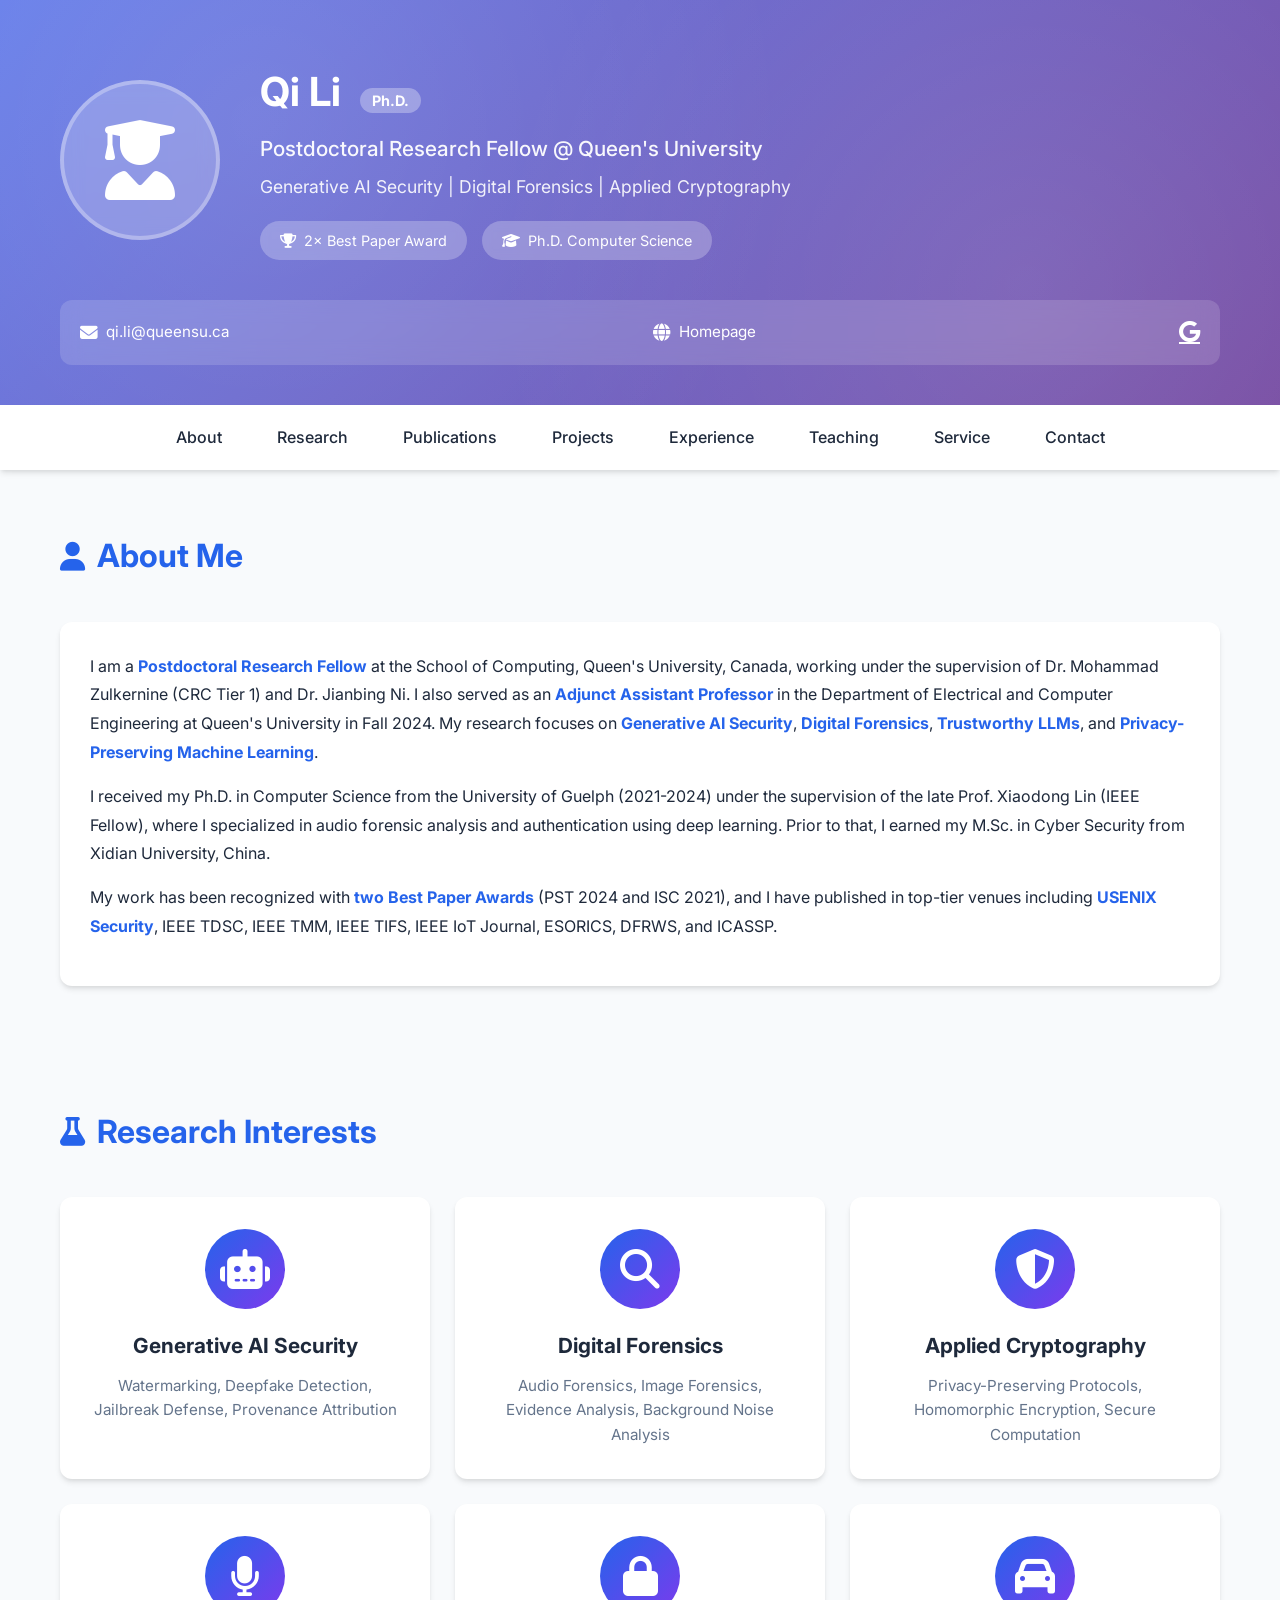
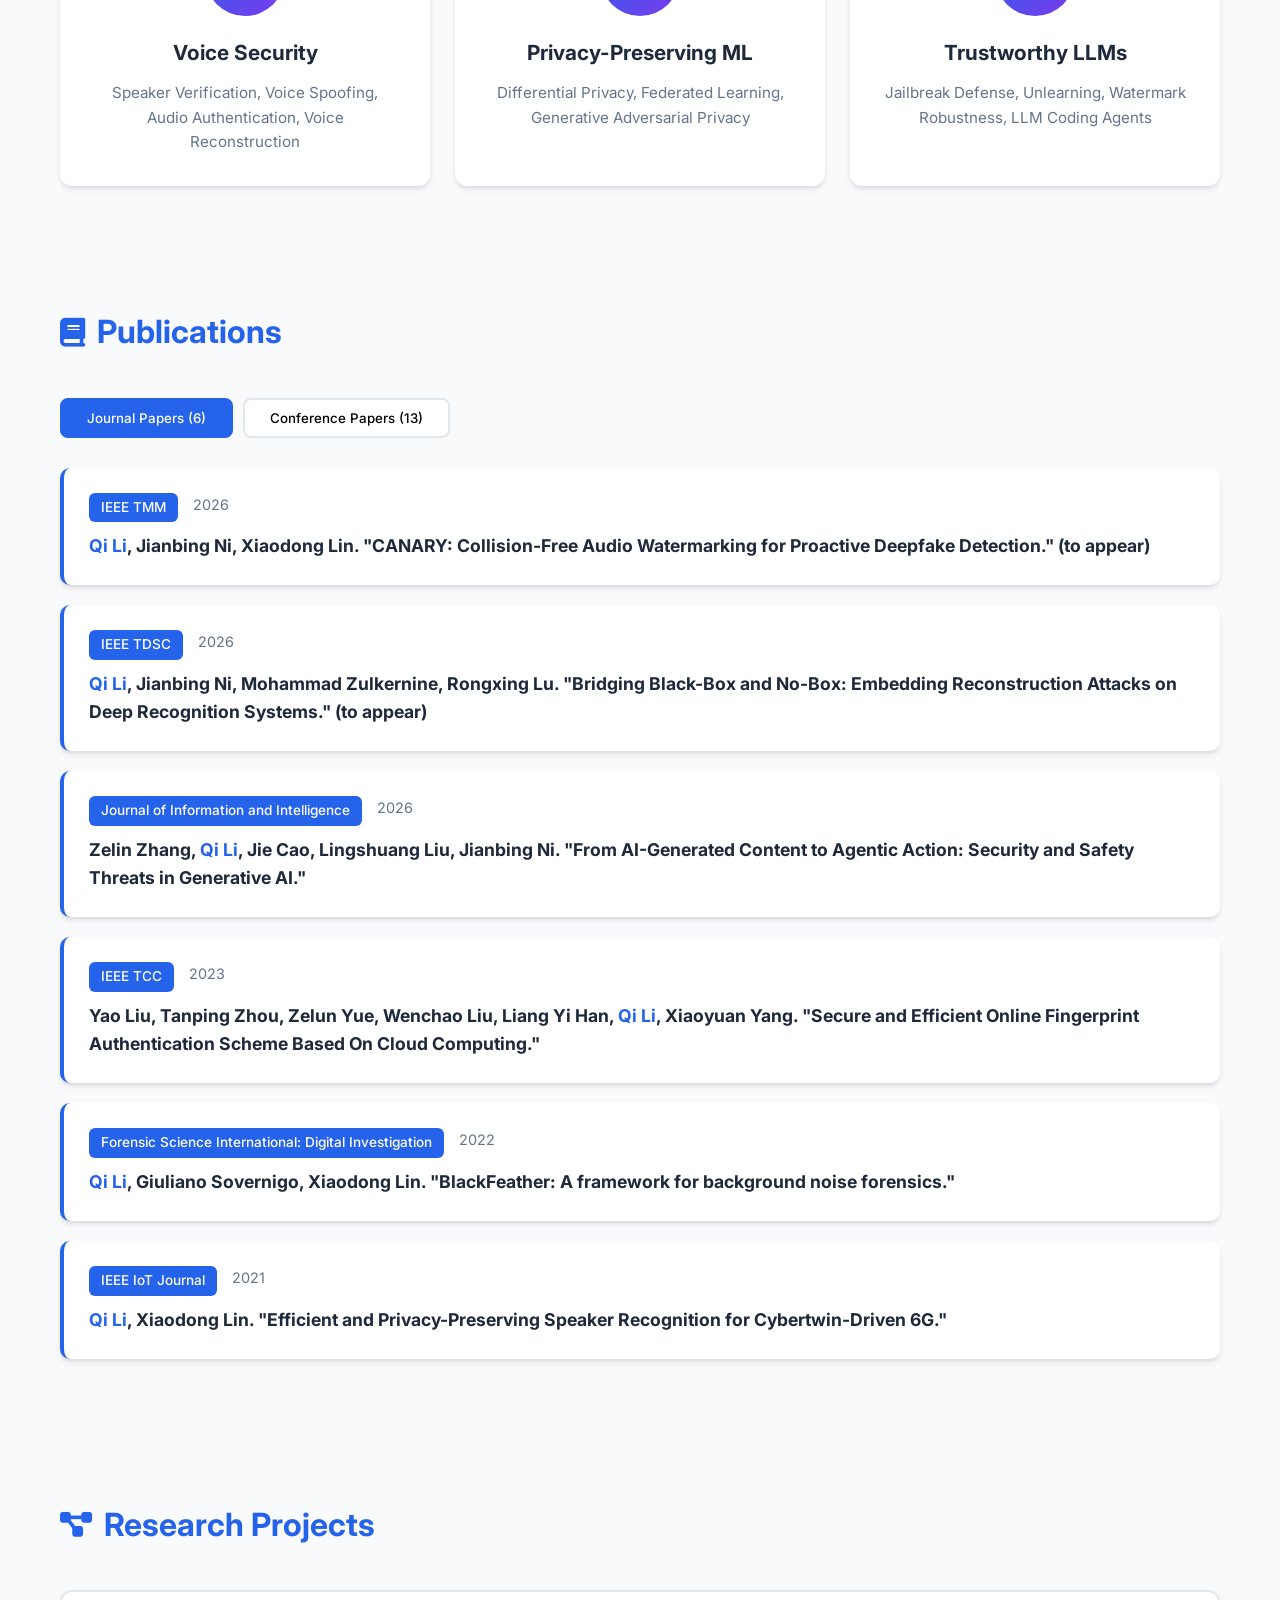
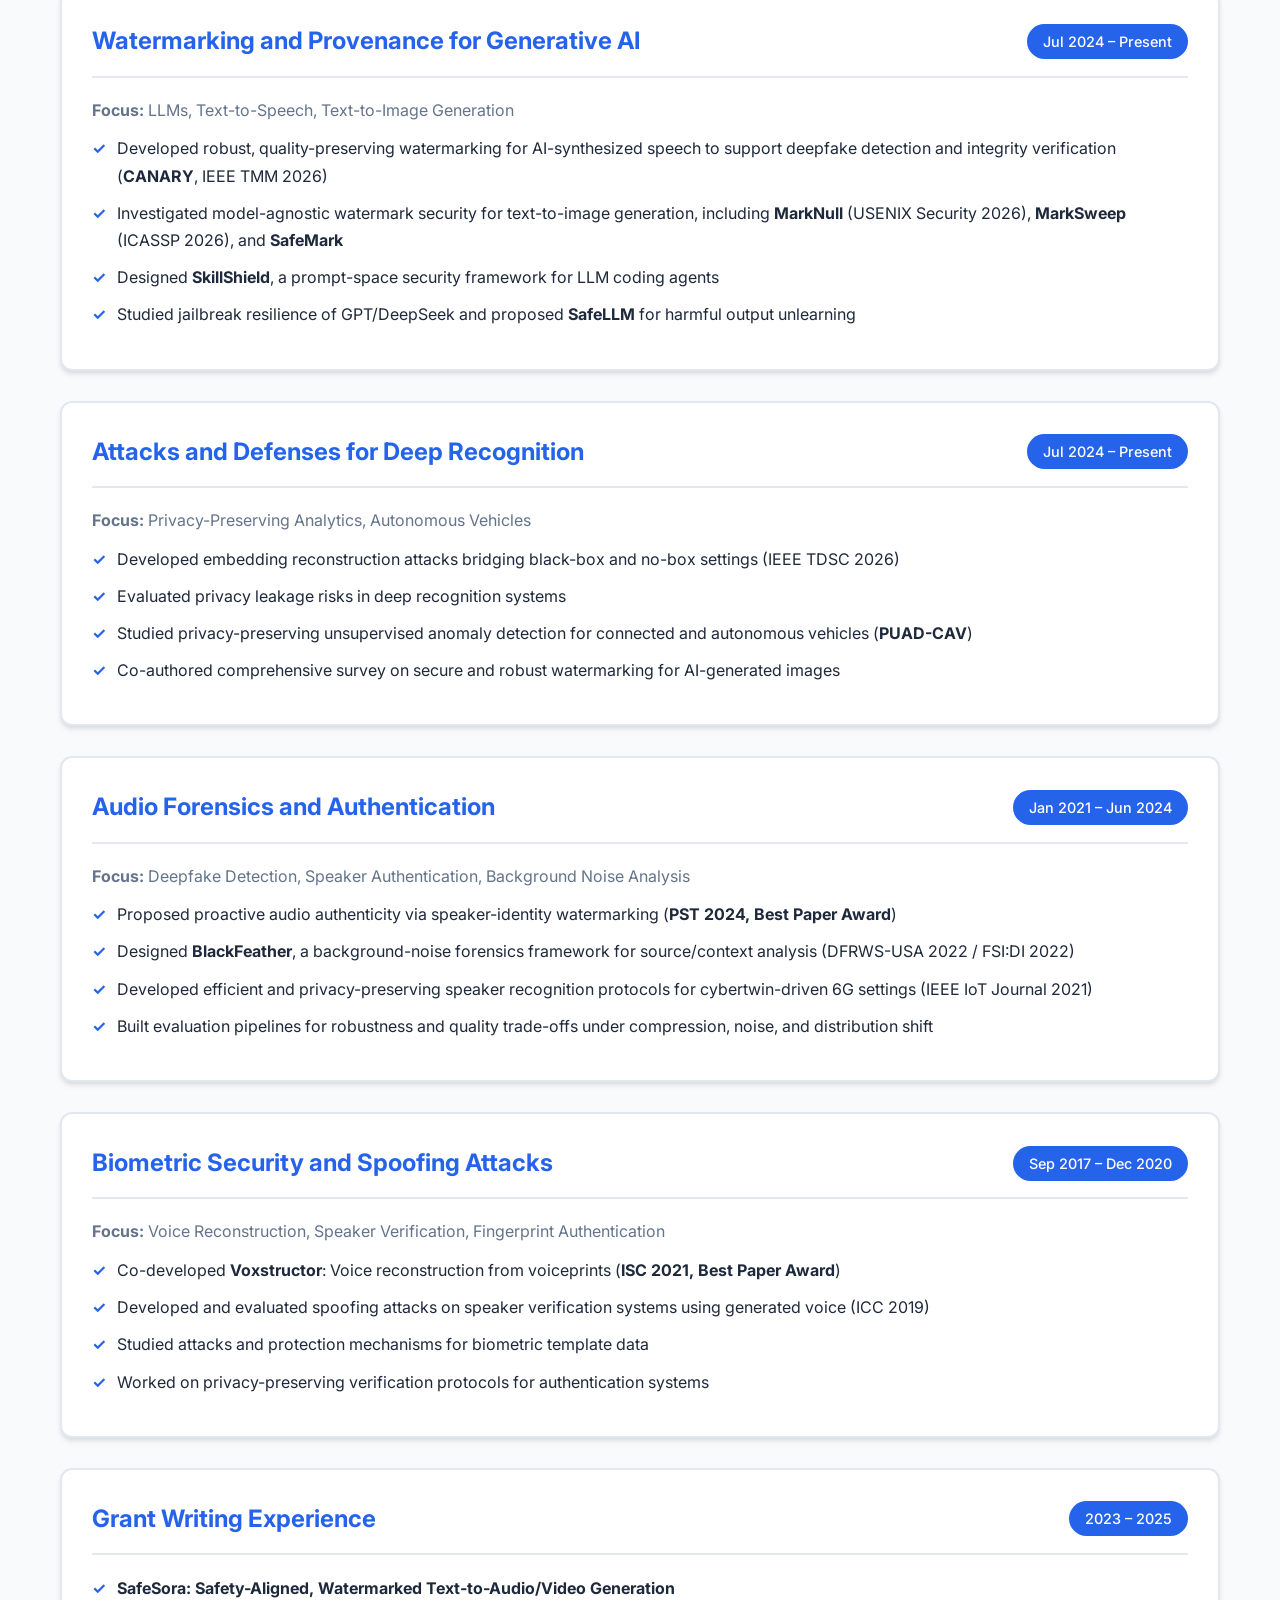
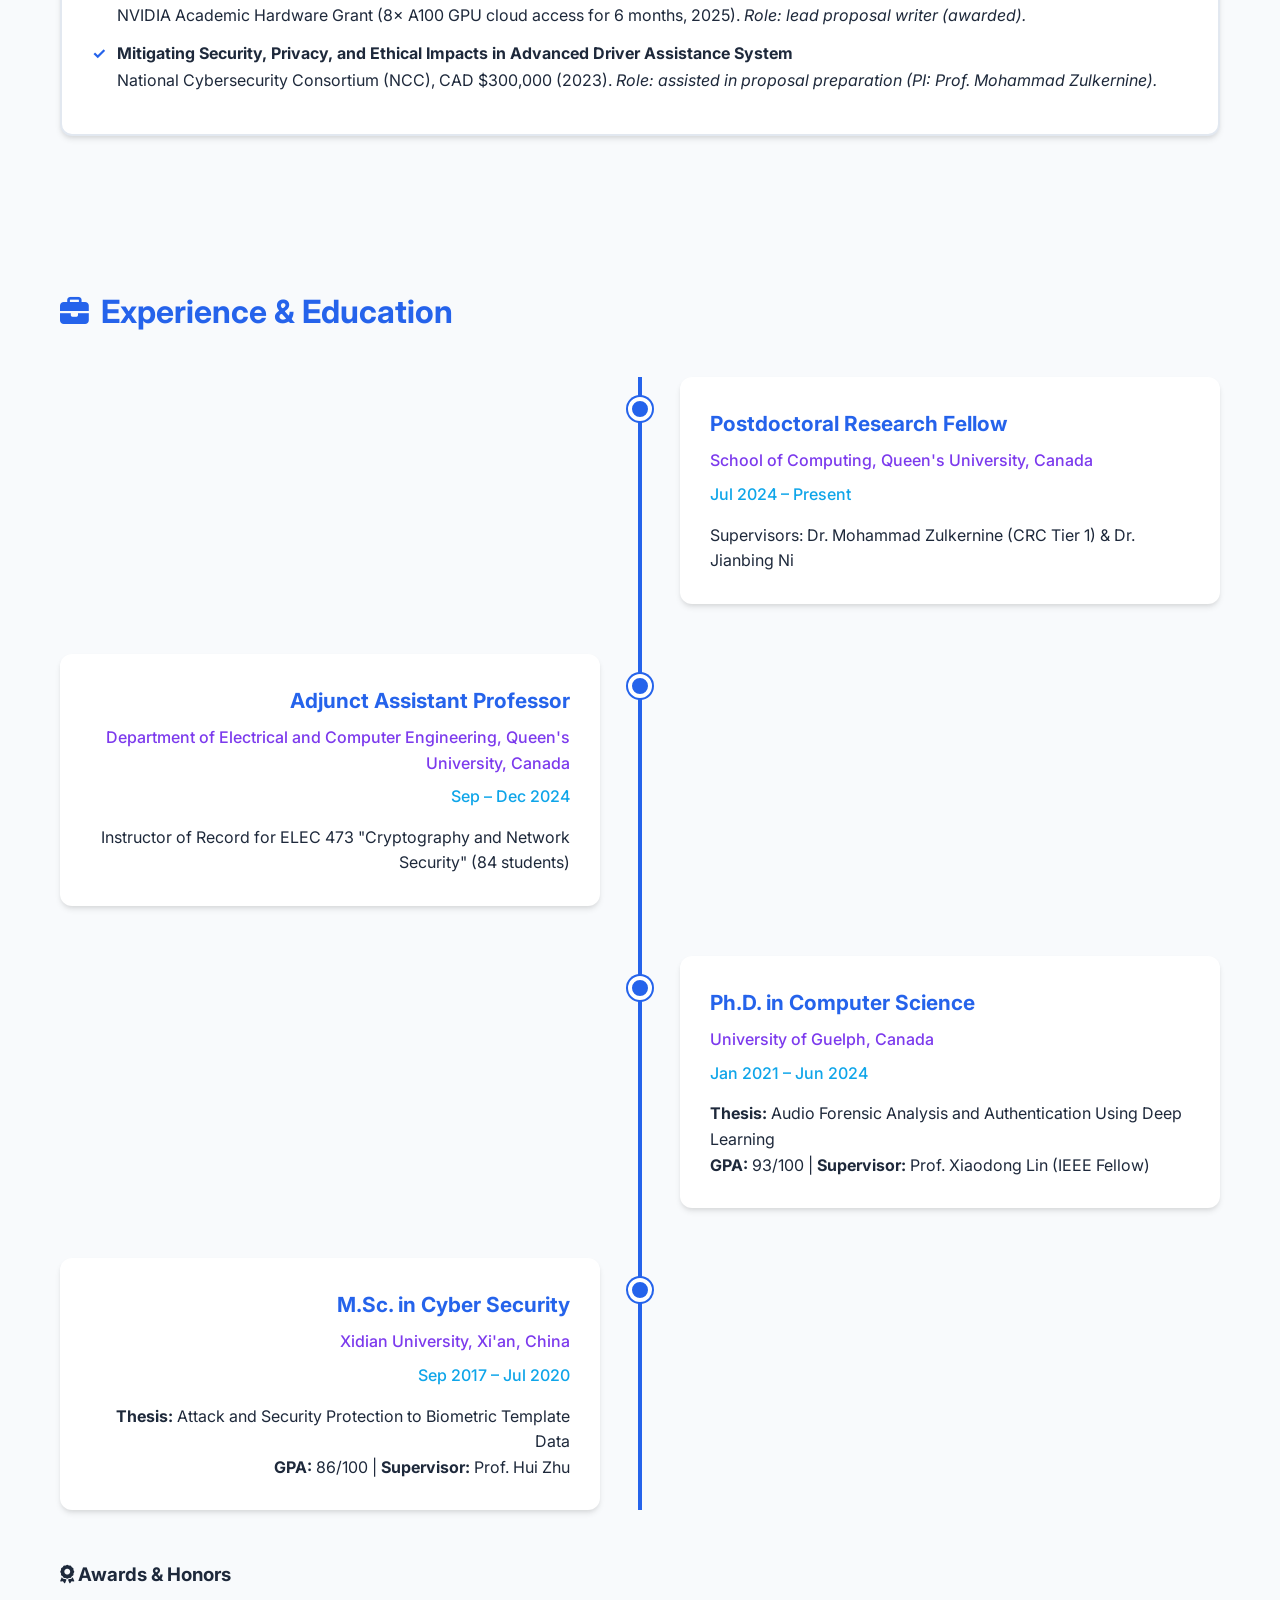
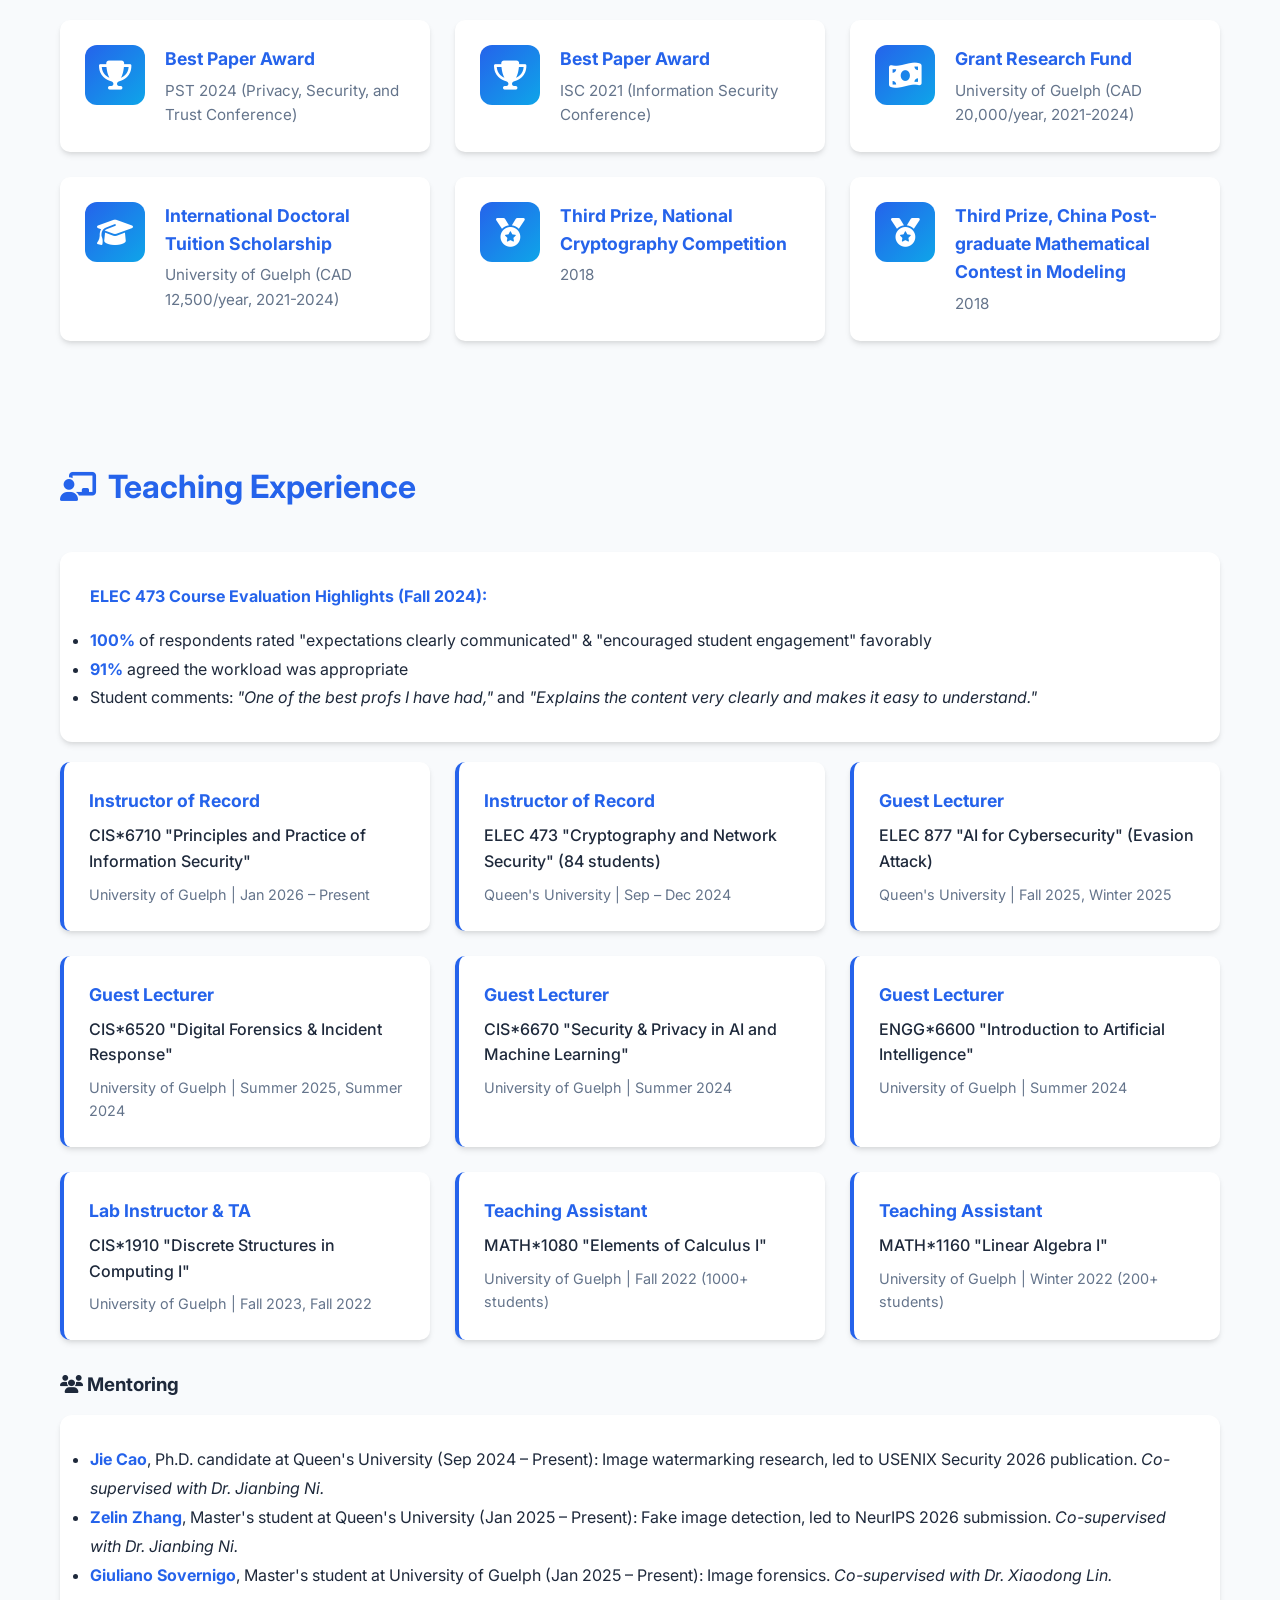
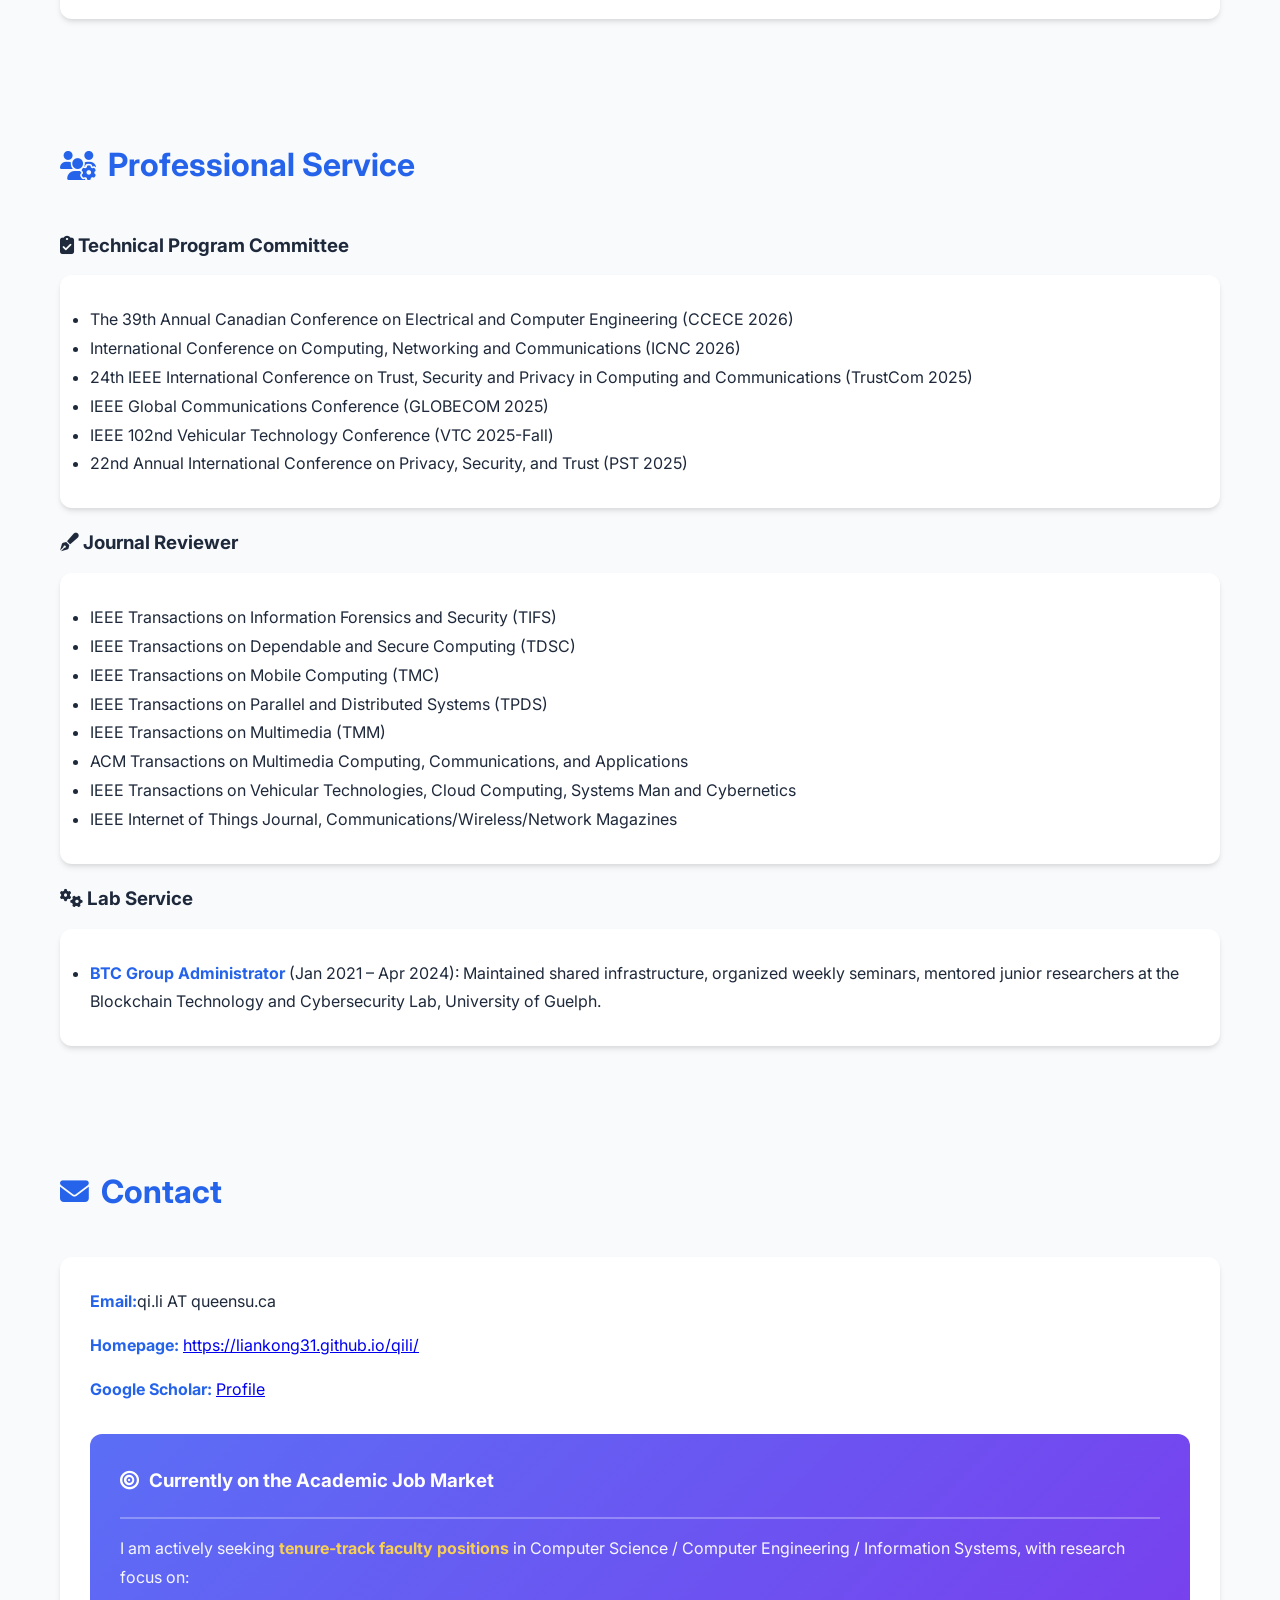
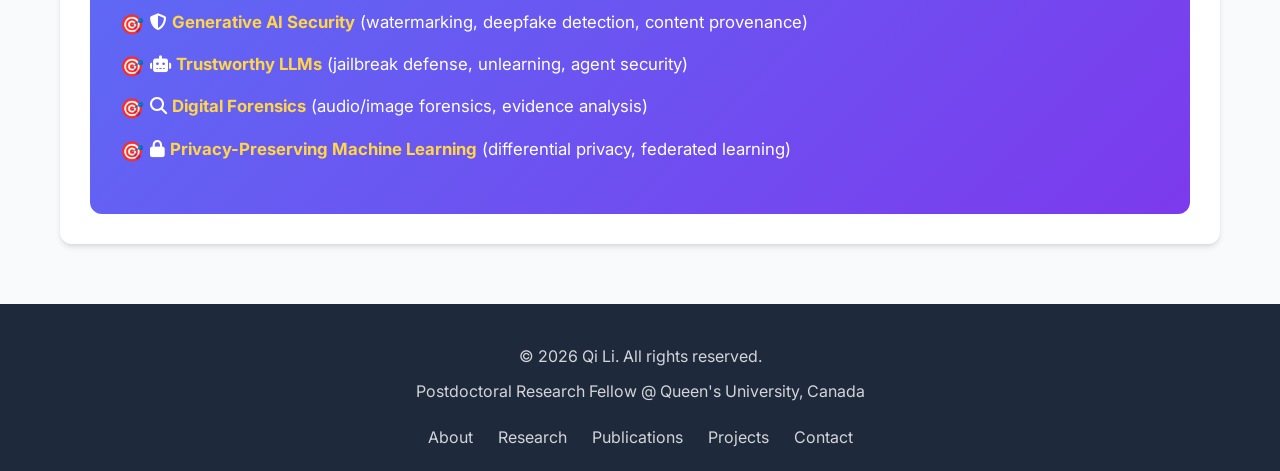
<file: index.html>
<!DOCTYPE html>
<html lang="en">
<head>
    <meta charset="UTF-8">
    <meta name="viewport" content="width=device-width, initial-scale=1.0">
    <title>Qi Li - Researcher in AI Security & Digital Forensics</title>
    <link rel="stylesheet" href="styles.css">
    <link rel="stylesheet" href="https://cdnjs.cloudflare.com/ajax/libs/font-awesome/6.4.0/css/all.min.css">
    <link href="https://fonts.googleapis.com/css2?family=Inter:wght@300;400;500;600;700&family=Roboto+Mono:wght@300;400;500&display=swap" rel="stylesheet">
</head>
<body>
    <!-- Header Section -->
    <header class="header">
        <div class="container">
            <div class="profile-header">
                <div class="profile-avatar">
                    <i class="fas fa-user-graduate"></i>
                </div>
                <div class="profile-info">
                    <h1>Qi Li <span class="title-badge">Ph.D.</span></h1>
                    <p class="subtitle">Postdoctoral Research Fellow @ Queen's University</p>
                    <p class="tagline">Generative AI Security | Digital Forensics | Applied Cryptography</p>
                    <div class="badges">
                        <span class="badge"><i class="fas fa-trophy"></i> 2× Best Paper Award</span>
                        <span class="badge"><i class="fas fa-graduation-cap"></i> Ph.D. Computer Science</span>
                    </div>
                </div>
            </div>

            <div class="contact-bar">
                <a href="mailto:qi.li@queensu.ca" class="contact-link">
                    <i class="fas fa-envelope"></i> qi.li@queensu.ca
                </a>
                <a href="https://liankong31.github.io/qili/" class="contact-link" target="_blank">
                    <i class="fas fa-globe"></i> Homepage
                </a>
                <div class="social-links">
                    <a href="https://scholar.google.ca/citations?hl=en&user=bv4ckZgAAAAJ&view_op=list_works&sortby=pubdate" class="social-icon" title="Google Scholar" target="_blank"><i class="fab fa-google"></i></a>
                </div>
            </div>
        </div>
    </header>

    <!-- Navigation -->
    <nav class="navbar">
        <div class="container">
            <ul class="nav-links">
                <li><a href="#about" class="active">About</a></li>
                <li><a href="#research">Research</a></li>
                <li><a href="#publications">Publications</a></li>
                <li><a href="#projects">Projects</a></li>
                <li><a href="#experience">Experience</a></li>
                <li><a href="#teaching">Teaching</a></li>
                <li><a href="#service">Service</a></li>
                <li><a href="#contact">Contact</a></li>
            </ul>
        </div>
    </nav>

    <!-- Main Content -->
    <main class="container">
        <!-- About Section -->
        <section id="about" class="section">
            <h2 class="section-title"><i class="fas fa-user"></i> About Me</h2>
            <div class="content-box">
                <p>
                    I am a <strong>Postdoctoral Research Fellow</strong> at the School of Computing, Queen's University, Canada,
                    working under the supervision of Dr. Mohammad Zulkernine (CRC Tier 1) and Dr. Jianbing Ni. I also served as an
                    <strong>Adjunct Assistant Professor</strong> in the Department of Electrical and Computer Engineering at Queen's
                    University in Fall 2024. My research focuses on
                    <strong>Generative AI Security</strong>, <strong>Digital Forensics</strong>, <strong>Trustworthy LLMs</strong>,
                    and <strong>Privacy-Preserving Machine Learning</strong>.
                </p>
                <p>
                    I received my Ph.D. in Computer Science from the University of Guelph (2021-2024) under the supervision of the late
                    Prof. Xiaodong Lin (IEEE Fellow), where I specialized in audio forensic analysis and authentication using deep
                    learning. Prior to that, I earned my M.Sc. in Cyber Security from Xidian University, China.
                </p>
                <p>
                    My work has been recognized with <strong>two Best Paper Awards</strong> (PST 2024 and ISC 2021), and I have published
                    in top-tier venues including <strong>USENIX Security</strong>, IEEE TDSC, IEEE TMM, IEEE TIFS, IEEE IoT Journal,
                    ESORICS, DFRWS, and ICASSP.
                </p>
            </div>
        </section>

        <!-- Research Interests Section -->
        <section id="research" class="section">
            <h2 class="section-title"><i class="fas fa-flask"></i> Research Interests</h2>
            <div class="interests-grid">
                <div class="interest-card">
                    <div class="icon"><i class="fas fa-robot"></i></div>
                    <h3>Generative AI Security</h3>
                    <p>Watermarking, Deepfake Detection, Jailbreak Defense, Provenance Attribution</p>
                </div>
                <div class="interest-card">
                    <div class="icon"><i class="fas fa-search"></i></div>
                    <h3>Digital Forensics</h3>
                    <p>Audio Forensics, Image Forensics, Evidence Analysis, Background Noise Analysis</p>
                </div>
                <div class="interest-card">
                    <div class="icon"><i class="fas fa-shield-alt"></i></div>
                    <h3>Applied Cryptography</h3>
                    <p>Privacy-Preserving Protocols, Homomorphic Encryption, Secure Computation</p>
                </div>
                <div class="interest-card">
                    <div class="icon"><i class="fas fa-microphone"></i></div>
                    <h3>Voice Security</h3>
                    <p>Speaker Verification, Voice Spoofing, Audio Authentication, Voice Reconstruction</p>
                </div>
                <div class="interest-card">
                    <div class="icon"><i class="fas fa-lock"></i></div>
                    <h3>Privacy-Preserving ML</h3>
                    <p>Differential Privacy, Federated Learning, Generative Adversarial Privacy</p>
                </div>
                <div class="interest-card">
                    <div class="icon"><i class="fas fa-car"></i></div>
                    <h3>Trustworthy LLMs</h3>
                    <p>Jailbreak Defense, Unlearning, Watermark Robustness, LLM Coding Agents</p>
                </div>
            </div>
        </section>

        <!-- Publications Section -->
        <section id="publications" class="section">
            <h2 class="section-title"><i class="fas fa-book"></i> Publications</h2>

            <div class="pubs-tabs">
                <button class="tab-btn active" data-tab="journal">Journal Papers (6)</button>
                <button class="tab-btn" data-tab="conference">Conference Papers (13)</button>
            </div>

            <!-- Journal Papers -->
            <div id="journal" class="pubs-content active">
                <div class="publication">
                    <div class="pub-meta">
                        <span class="pub-badge">IEEE TMM</span>
                        <span class="pub-year">2026</span>
                    </div>
                    <h4><strong>Qi Li</strong>, Jianbing Ni, Xiaodong Lin. "CANARY: Collision-Free Audio Watermarking for Proactive Deepfake Detection." (to appear)</h4>
                </div>
                <div class="publication">
                    <div class="pub-meta">
                        <span class="pub-badge">IEEE TDSC</span>
                        <span class="pub-year">2026</span>
                    </div>
                    <h4><strong>Qi Li</strong>, Jianbing Ni, Mohammad Zulkernine, Rongxing Lu. "Bridging Black-Box and No-Box: Embedding Reconstruction Attacks on Deep Recognition Systems." (to appear)</h4>
                </div>
                <div class="publication">
                    <div class="pub-meta">
                        <span class="pub-badge">Journal of Information and Intelligence</span>
                        <span class="pub-year">2026</span>
                    </div>
                    <h4>Zelin Zhang, <strong>Qi Li</strong>, Jie Cao, Lingshuang Liu, Jianbing Ni. "From AI-Generated Content to Agentic Action: Security and Safety Threats in Generative AI."</h4>
                </div>
                <div class="publication">
                    <div class="pub-meta">
                        <span class="pub-badge">IEEE TCC</span>
                        <span class="pub-year">2023</span>
                    </div>
                    <h4>Yao Liu, Tanping Zhou, Zelun Yue, Wenchao Liu, Liang Yi Han, <strong>Qi Li</strong>, Xiaoyuan Yang. "Secure and Efficient Online Fingerprint Authentication Scheme Based On Cloud Computing."</h4>
                </div>
                <div class="publication">
                    <div class="pub-meta">
                        <span class="pub-badge">Forensic Science International: Digital Investigation</span>
                        <span class="pub-year">2022</span>
                    </div>
                    <h4><strong>Qi Li</strong>, Giuliano Sovernigo, Xiaodong Lin. "BlackFeather: A framework for background noise forensics."</h4>
                </div>
                <div class="publication">
                    <div class="pub-meta">
                        <span class="pub-badge">IEEE IoT Journal</span>
                        <span class="pub-year">2021</span>
                    </div>
                    <h4><strong>Qi Li</strong>, Xiaodong Lin. "Efficient and Privacy-Preserving Speaker Recognition for Cybertwin-Driven 6G."</h4>
                </div>
            </div>

            <!-- Conference Papers -->
            <div id="conference" class="pubs-content">
                <div class="publication">
                    <div class="pub-meta">
                        <span class="pub-badge">USENIX Security 2026</span>
                        <span class="pub-year">2026</span>
                    </div>
                    <h4>Jie Cao, <strong>Qi Li</strong>, Zelin Zhang, Xiaodong Wu, Lingshuang Liu, Xiangman Li, Jianbing Ni. "MarkNull: Model-Agnostic Watermark Removal in AI-Generated Images via On-Manifold Latent Manipulation." (to appear)</h4>
                </div>
                <div class="publication">
                    <div class="pub-meta">
                        <span class="pub-badge">IEEE ICASSP 2026</span>
                        <span class="pub-year">2026</span>
                    </div>
                    <h4>Jie Cao, Zelin Zhang, <strong>Qi Li</strong>, Jianbing Ni. "MarkSweep: A No-box Removal Attack on AI-Generated Image Watermarking via Noise Intensification and Frequency-aware Denoising."</h4>
                </div>
                <div class="publication">
                    <div class="pub-meta">
                        <span class="pub-badge">ACISP 2026</span>
                        <span class="pub-year">2026</span>
                    </div>
                    <h4>Yutong Jin, <strong>Qi Li</strong>, Lingshuang Liu, Jianbing Ni. "MelShield: Robust Mel-Domain Audio Watermarking for Provenance Attribution of AI Generated Synthesized Speech." (to appear)</h4>
                </div>
                <div class="publication">
                    <div class="pub-meta">
                        <span class="pub-badge">ACISP 2026</span>
                        <span class="pub-year">2026</span>
                    </div>
                    <h4>Xiaodong Wu, Xiangman Li, <strong>Qi Li</strong>, Jianbing Ni. "A Comprehensive Security Analysis of Jailbreak Resilience in GPT and DeepSeek Models." (to appear)</h4>
                </div>
                <div class="publication">
                    <div class="pub-meta">
                        <span class="pub-badge">ICICS 2026</span>
                        <span class="pub-year">2026</span>
                    </div>
                    <h4>Nicholas Chivaran, <strong>Qi Li</strong>, Jianbing Ni. "DiTMark: A First Look at Model Ownership for Diffusion Transformers." (to appear)</h4>
                </div>
                <div class="publication">
                    <div class="pub-meta">
                        <span class="pub-badge">ESORICS 2025</span>
                        <span class="pub-year">2025</span>
                    </div>
                    <h4>Xiaodong Wu, Xiangman Li, <strong>Qi Li</strong>, Jianbing Ni, Rongxing Lu. "SecureT2I: No More Unauthorized Manipulation on AI Generated Images from Prompts."</h4>
                </div>
                <div class="publication">
                    <div class="pub-meta">
                        <span class="pub-badge">TrustCom 2025</span>
                        <span class="pub-year">2025</span>
                    </div>
                    <h4>Xia Han*, <strong>Qi Li*</strong>, Jianbing Ni, Mohammad Zulkernine. "Robustness Assessment and Enhancement of Text Watermarking for Google's SynthID." (*Equal Contribution)</h4>
                </div>
                <div class="publication">
                    <div class="pub-meta">
                        <span class="pub-badge">PST 2024</span>
                        <span class="pub-year">2024</span>
                        <span class="award-badge">🏆 Best Paper Award</span>
                    </div>
                    <h4><strong>Qi Li</strong>, Xiaodong Lin. "Proactive Audio Authenticity using Speaker Identity Watermarking."</h4>
                </div>
                <div class="publication">
                    <div class="pub-meta">
                        <span class="pub-badge">FPT 2023</span>
                        <span class="pub-year">2023</span>
                    </div>
                    <h4>Timothy Martin, <strong>Qi Li</strong>, Charlotte Barnes, Gary Grewal, Shawki Areibi. "A Deep-Learning Data-Driven Approach for Reducing FPGA Routing Runtimes."</h4>
                </div>
                <div class="publication">
                    <div class="pub-meta">
                        <span class="pub-badge">DFRWS-USA 2022</span>
                        <span class="pub-year">2022</span>
                    </div>
                    <h4><strong>Qi Li</strong>, Giuliano Sovernigo, Xiaodong Lin. "BlackFeather: A framework for background noise forensics."</h4>
                </div>
                <div class="publication">
                    <div class="pub-meta">
                        <span class="pub-badge">ISC 2021</span>
                        <span class="pub-year">2021</span>
                        <span class="award-badge">🏆 Best Paper Award</span>
                    </div>
                    <h4>Panpan Lu*, <strong>Qi Li*</strong>, Hui Zhu, Giuliano Sovernigo, Xiaodong Lin. "Voxstructor: Voice reconstruction from voiceprint." (*Equal Contribution)</h4>
                </div>
                <div class="publication">
                    <div class="pub-meta">
                        <span class="pub-badge">IEEE MIPR 2020</span>
                        <span class="pub-year">2020</span>
                    </div>
                    <h4>Xuesong Gao, Keqiu Li, Weiqiang Chen, Weifeng Hu, Ziling Zhang, <strong>Qi Li</strong>. "Efficient and Privacy-Preserving Speaker Verification Scheme for Home Automation Devices."</h4>
                </div>
                <div class="publication">
                    <div class="pub-meta">
                        <span class="pub-badge">IEEE ICC 2019</span>
                        <span class="pub-year">2019</span>
                    </div>
                    <h4><strong>Qi Li</strong>, Hui Zhu, Ziling Zhang, Rongxing Lu, Fengwei Wang, Hui Li. "Spoofing Attacks on Speaker Verification Systems Based on Generated Voice Using Genetic Algorithm."</h4>
                </div>
            </div>

        </section>

        <!-- Projects Section -->
        <section id="projects" class="section">
            <h2 class="section-title"><i class="fas fa-project-diagram"></i> Research Projects</h2>

            <div class="project">
                <div class="project-header">
                    <h3>Watermarking and Provenance for Generative AI</h3>
                    <span class="project-period">Jul 2024 – Present</span>
                </div>
                <div class="project-content">
                    <p><strong>Focus:</strong> LLMs, Text-to-Speech, Text-to-Image Generation</p>
                    <ul>
                        <li>Developed robust, quality-preserving watermarking for AI-synthesized speech to support deepfake detection and integrity verification (<strong>CANARY</strong>, IEEE TMM 2026)</li>
                        <li>Investigated model-agnostic watermark security for text-to-image generation, including <strong>MarkNull</strong> (USENIX Security 2026), <strong>MarkSweep</strong> (ICASSP 2026), and <strong>SafeMark</strong></li>
                        <li>Designed <strong>SkillShield</strong>, a prompt-space security framework for LLM coding agents</li>
                        <li>Studied jailbreak resilience of GPT/DeepSeek and proposed <strong>SafeLLM</strong> for harmful output unlearning</li>
                    </ul>
                </div>
            </div>

            <div class="project">
                <div class="project-header">
                    <h3>Attacks and Defenses for Deep Recognition</h3>
                    <span class="project-period">Jul 2024 – Present</span>
                </div>
                <div class="project-content">
                    <p><strong>Focus:</strong> Privacy-Preserving Analytics, Autonomous Vehicles</p>
                    <ul>
                        <li>Developed embedding reconstruction attacks bridging black-box and no-box settings (IEEE TDSC 2026)</li>
                        <li>Evaluated privacy leakage risks in deep recognition systems</li>
                        
                        <li>Studied privacy-preserving unsupervised anomaly detection for connected and autonomous vehicles (<strong>PUAD-CAV</strong>)</li>
                        <li>Co-authored comprehensive survey on secure and robust watermarking for AI-generated images</li>
                    </ul>
                </div>
            </div>

            <div class="project">
                <div class="project-header">
                    <h3>Audio Forensics and Authentication</h3>
                    <span class="project-period">Jan 2021 – Jun 2024</span>
                </div>
                <div class="project-content">
                    <p><strong>Focus:</strong> Deepfake Detection, Speaker Authentication, Background Noise Analysis</p>
                    <ul>
                        <li>Proposed proactive audio authenticity via speaker-identity watermarking (<strong>PST 2024, Best Paper Award</strong>)</li>
                        <li>Designed <strong>BlackFeather</strong>, a background-noise forensics framework for source/context analysis (DFRWS-USA 2022 / FSI:DI 2022)</li>
                        <li>Developed efficient and privacy-preserving speaker recognition protocols for cybertwin-driven 6G settings (IEEE IoT Journal 2021)</li>
                        <li>Built evaluation pipelines for robustness and quality trade-offs under compression, noise, and distribution shift</li>
                    </ul>
                </div>
            </div>

            <div class="project">
                <div class="project-header">
                    <h3>Biometric Security and Spoofing Attacks</h3>
                    <span class="project-period">Sep 2017 – Dec 2020</span>
                </div>
                <div class="project-content">
                    <p><strong>Focus:</strong> Voice Reconstruction, Speaker Verification, Fingerprint Authentication</p>
                    <ul>
                        <li>Co-developed <strong>Voxstructor</strong>: Voice reconstruction from voiceprints (<strong>ISC 2021, Best Paper Award</strong>)</li>
                        <li>Developed and evaluated spoofing attacks on speaker verification systems using generated voice (ICC 2019)</li>
                        <li>Studied attacks and protection mechanisms for biometric template data</li>
                        <li>Worked on privacy-preserving verification protocols for authentication systems</li>
                    </ul>
                </div>
            </div>

            <div class="project">
                <div class="project-header">
                    <h3>Grant Writing Experience</h3>
                    <span class="project-period">2023 – 2025</span>
                </div>
                <div class="project-content">
                    <ul>
                        <li><strong>SafeSora: Safety-Aligned, Watermarked Text-to-Audio/Video Generation</strong><br>
                            NVIDIA Academic Hardware Grant (8× A100 GPU cloud access for 6 months, 2025). <em>Role: lead proposal writer (awarded).</em></li>
                        <li><strong>Mitigating Security, Privacy, and Ethical Impacts in Advanced Driver Assistance System</strong><br>
                            National Cybersecurity Consortium (NCC), CAD $300,000 (2023). <em>Role: assisted in proposal preparation (PI: Prof. Mohammad Zulkernine).</em></li>
                    </ul>
                </div>
            </div>
        </section>

        <!-- Experience Section -->
        <section id="experience" class="section">
            <h2 class="section-title"><i class="fas fa-briefcase"></i> Experience & Education</h2>

            <div class="timeline">
                <div class="timeline-item">
                    <div class="timeline-marker"></div>
                    <div class="timeline-content">
                        <h3>Postdoctoral Research Fellow</h3>
                        <p class="timeline-org">School of Computing, Queen's University, Canada</p>
                        <p class="timeline-date">Jul 2024 – Present</p>
                        <p>Supervisors: Dr. Mohammad Zulkernine (CRC Tier 1) & Dr. Jianbing Ni</p>
                    </div>
                </div>

                <div class="timeline-item">
                    <div class="timeline-marker"></div>
                    <div class="timeline-content">
                        <h3>Adjunct Assistant Professor</h3>
                        <p class="timeline-org">Department of Electrical and Computer Engineering, Queen's University, Canada</p>
                        <p class="timeline-date">Sep – Dec 2024</p>
                        <p>Instructor of Record for ELEC 473 "Cryptography and Network Security" (84 students)</p>
                    </div>
                </div>

                <div class="timeline-item">
                    <div class="timeline-marker"></div>
                    <div class="timeline-content">
                        <h3>Ph.D. in Computer Science</h3>
                        <p class="timeline-org">University of Guelph, Canada</p>
                        <p class="timeline-date">Jan 2021 – Jun 2024</p>
                        <p><strong>Thesis:</strong> Audio Forensic Analysis and Authentication Using Deep Learning</p>
                        <p><strong>GPA:</strong> 93/100 | <strong>Supervisor:</strong> Prof. Xiaodong Lin (IEEE Fellow)</p>
                    </div>
                </div>

                <div class="timeline-item">
                    <div class="timeline-marker"></div>
                    <div class="timeline-content">
                        <h3>M.Sc. in Cyber Security</h3>
                        <p class="timeline-org">Xidian University, Xi'an, China</p>
                        <p class="timeline-date">Sep 2017 – Jul 2020</p>
                        <p><strong>Thesis:</strong> Attack and Security Protection to Biometric Template Data</p>
                        <p><strong>GPA:</strong> 86/100 | <strong>Supervisor:</strong> Prof. Hui Zhu</p>
                    </div>
                </div>

            </div>

            <h3 style="margin-top: 40px; margin-bottom: 20px;"><i class="fas fa-award"></i> Awards & Honors</h3>
            <div class="awards-grid">
                <div class="award-card">
                    <div class="award-icon"><i class="fas fa-trophy"></i></div>
                    <div class="award-content">
                        <h4>Best Paper Award</h4>
                        <p>PST 2024 (Privacy, Security, and Trust Conference)</p>
                    </div>
                </div>
                <div class="award-card">
                    <div class="award-icon"><i class="fas fa-trophy"></i></div>
                    <div class="award-content">
                        <h4>Best Paper Award</h4>
                        <p>ISC 2021 (Information Security Conference)</p>
                    </div>
                </div>
                <div class="award-card">
                    <div class="award-icon"><i class="fas fa-money-bill-wave"></i></div>
                    <div class="award-content">
                        <h4>Grant Research Fund</h4>
                        <p>University of Guelph (CAD 20,000/year, 2021-2024)</p>
                    </div>
                </div>
                <div class="award-card">
                    <div class="award-icon"><i class="fas fa-graduation-cap"></i></div>
                    <div class="award-content">
                        <h4>International Doctoral Tuition Scholarship</h4>
                        <p>University of Guelph (CAD 12,500/year, 2021-2024)</p>
                    </div>
                </div>
                <div class="award-card">
                    <div class="award-icon"><i class="fas fa-medal"></i></div>
                    <div class="award-content">
                        <h4>Third Prize, National Cryptography Competition</h4>
                        <p>2018</p>
                    </div>
                </div>
                <div class="award-card">
                    <div class="award-icon"><i class="fas fa-medal"></i></div>
                    <div class="award-content">
                        <h4>Third Prize, China Post-graduate Mathematical Contest in Modeling</h4>
                        <p>2018</p>
                    </div>
                </div>
            </div>
        </section>

        <!-- Teaching Section -->
        <section id="teaching" class="section">
            <h2 class="section-title"><i class="fas fa-chalkboard-teacher"></i> Teaching Experience</h2>

            <div class="content-box" style="margin-bottom: 20px;">
                <p><strong>ELEC 473 Course Evaluation Highlights (Fall 2024):</strong></p>
                <ul>
                    <li><strong>100%</strong> of respondents rated "expectations clearly communicated" & "encouraged student engagement" favorably</li>
                    <li><strong>91%</strong> agreed the workload was appropriate</li>
                    <li>Student comments: <em>"One of the best profs I have had,"</em> and <em>"Explains the content very clearly and makes it easy to understand."</em></li>
                </ul>
            </div>

            <div class="teaching-grid">
                <div class="teaching-card">
                    <h4>Instructor of Record</h4>
                    <p class="teaching-course">CIS*6710 "Principles and Practice of Information Security"</p>
                    <p class="teaching-org">University of Guelph | Jan 2026 – Present</p>
                </div>
                <div class="teaching-card">
                    <h4>Instructor of Record</h4>
                    <p class="teaching-course">ELEC 473 "Cryptography and Network Security" (84 students)</p>
                    <p class="teaching-org">Queen's University | Sep – Dec 2024</p>
                </div>
                <div class="teaching-card">
                    <h4>Guest Lecturer</h4>
                    <p class="teaching-course">ELEC 877 "AI for Cybersecurity" (Evasion Attack)</p>
                    <p class="teaching-org">Queen's University | Fall 2025, Winter 2025</p>
                </div>
                <div class="teaching-card">
                    <h4>Guest Lecturer</h4>
                    <p class="teaching-course">CIS*6520 "Digital Forensics & Incident Response"</p>
                    <p class="teaching-org">University of Guelph | Summer 2025, Summer 2024</p>
                </div>
                <div class="teaching-card">
                    <h4>Guest Lecturer</h4>
                    <p class="teaching-course">CIS*6670 "Security & Privacy in AI and Machine Learning"</p>
                    <p class="teaching-org">University of Guelph | Summer 2024</p>
                </div>
                <div class="teaching-card">
                    <h4>Guest Lecturer</h4>
                    <p class="teaching-course">ENGG*6600 "Introduction to Artificial Intelligence"</p>
                    <p class="teaching-org">University of Guelph | Summer 2024</p>
                </div>
                <div class="teaching-card">
                    <h4>Lab Instructor & TA</h4>
                    <p class="teaching-course">CIS*1910 "Discrete Structures in Computing I"</p>
                    <p class="teaching-org">University of Guelph | Fall 2023, Fall 2022</p>
                </div>
                <div class="teaching-card">
                    <h4>Teaching Assistant</h4>
                    <p class="teaching-course">MATH*1080 "Elements of Calculus I"</p>
                    <p class="teaching-org">University of Guelph | Fall 2022 (1000+ students)</p>
                </div>
                <div class="teaching-card">
                    <h4>Teaching Assistant</h4>
                    <p class="teaching-course">MATH*1160 "Linear Algebra I"</p>
                    <p class="teaching-org">University of Guelph | Winter 2022 (200+ students)</p>
                </div>
            </div>

            <h3 style="margin-top: 30px; margin-bottom: 15px;"><i class="fas fa-users"></i> Mentoring</h3>
            <div class="content-box">
                <ul>
                    <li><strong>Jie Cao</strong>, Ph.D. candidate at Queen's University (Sep 2024 – Present): Image watermarking research, led to USENIX Security 2026 publication. <em>Co-supervised with Dr. Jianbing Ni.</em></li>
                    <li><strong>Zelin Zhang</strong>, Master's student at Queen's University (Jan 2025 – Present): Fake image detection, led to NeurIPS 2026 submission. <em>Co-supervised with Dr. Jianbing Ni.</em></li>
                    <li><strong>Giuliano Sovernigo</strong>, Master's student at University of Guelph (Jan 2025 – Present): Image forensics. <em>Co-supervised with Dr. Xiaodong Lin.</em></li>
                </ul>
            </div>
        </section>

        <!-- Professional Service Section -->
        <section id="service" class="section">
            <h2 class="section-title"><i class="fas fa-users-cog"></i> Professional Service</h2>

            <h3 style="margin-top: 10px; margin-bottom: 15px;"><i class="fas fa-clipboard-check"></i> Technical Program Committee</h3>
            <div class="content-box">
                <ul>
                    <li>The 39th Annual Canadian Conference on Electrical and Computer Engineering (CCECE 2026)</li>
                    <li>International Conference on Computing, Networking and Communications (ICNC 2026)</li>
                    <li>24th IEEE International Conference on Trust, Security and Privacy in Computing and Communications (TrustCom 2025)</li>
                    <li>IEEE Global Communications Conference (GLOBECOM 2025)</li>
                    <li>IEEE 102nd Vehicular Technology Conference (VTC 2025-Fall)</li>
                    <li>22nd Annual International Conference on Privacy, Security, and Trust (PST 2025)</li>
                </ul>
            </div>

            <h3 style="margin-top: 20px; margin-bottom: 15px;"><i class="fas fa-pen-fancy"></i> Journal Reviewer</h3>
            <div class="content-box">
                <ul>
                    <li>IEEE Transactions on Information Forensics and Security (TIFS)</li>
                    <li>IEEE Transactions on Dependable and Secure Computing (TDSC)</li>
                    <li>IEEE Transactions on Mobile Computing (TMC)</li>
                    <li>IEEE Transactions on Parallel and Distributed Systems (TPDS)</li>
                    <li>IEEE Transactions on Multimedia (TMM)</li>
                    <li>ACM Transactions on Multimedia Computing, Communications, and Applications</li>
                    <li>IEEE Transactions on Vehicular Technologies, Cloud Computing, Systems Man and Cybernetics</li>
                    <li>IEEE Internet of Things Journal, Communications/Wireless/Network Magazines</li>
                </ul>
            </div>

            <h3 style="margin-top: 20px; margin-bottom: 15px;"><i class="fas fa-cogs"></i> Lab Service</h3>
            <div class="content-box">
                <ul>
                    <li><strong>BTC Group Administrator</strong> (Jan 2021 – Apr 2024): Maintained shared infrastructure, organized weekly seminars, mentored junior researchers at the Blockchain Technology and Cybersecurity Lab, University of Guelph.</li>
                </ul>
            </div>
        </section>

        <!-- Contact Section -->
        <section id="contact" class="section">
            <h2 class="section-title"><i class="fas fa-envelope"></i> Contact</h2>
            <div class="content-box">
                <p><strong>Email:</strong>qi.li AT queensu.ca</p>
                <p><strong>Homepage:</strong> <a href="https://liankong31.github.io/qili/" target="_blank">https://liankong31.github.io/qili/</a></p>
                <p><strong>Google Scholar:</strong> <a href="https://scholar.google.ca/citations?hl=en&user=bv4ckZgAAAAJ" target="_blank">Profile</a></p>

                <div class="job-seeking">
                    <h3><i class="fas fa-bullseye"></i> Currently on the Academic Job Market</h3>
                    <p>I am actively seeking <strong>tenure-track faculty positions</strong> in Computer Science / Computer Engineering / Information Systems, with research focus on:</p>
                    <ul>
                        <li><i class="fas fa-shield-alt"></i> <strong>Generative AI Security</strong> (watermarking, deepfake detection, content provenance)</li>
                        <li><i class="fas fa-robot"></i> <strong>Trustworthy LLMs</strong> (jailbreak defense, unlearning, agent security)</li>
                        <li><i class="fas fa-search"></i> <strong>Digital Forensics</strong> (audio/image forensics, evidence analysis)</li>
                        <li><i class="fas fa-lock"></i> <strong>Privacy-Preserving Machine Learning</strong> (differential privacy, federated learning)</li>
                    </ul>
                </div>
            </div>
        </section>
    </main>

    <!-- Footer -->
    <footer class="footer">
        <div class="container">
            <p>&copy; 2026 Qi Li. All rights reserved.</p>
            <p>Postdoctoral Research Fellow @ Queen's University, Canada</p>
            <div class="footer-links">
                <a href="#about">About</a>
                <a href="#research">Research</a>
                <a href="#publications">Publications</a>
                <a href="#projects">Projects</a>
                <a href="#contact">Contact</a>
            </div>
        </div>
    </footer>

    <script src="script.js"></script>
</body>
</html>
</file>
<file: styles.css>
/* Reset & Base Styles */
* {
    margin: 0;
    padding: 0;
    box-sizing: border-box;
}

:root {
    --primary-color: #2563eb;
    --primary-dark: #1e40af;
    --secondary-color: #7c3aed;
    --accent-color: #0ea5e9;
    --bg-color: #f8fafc;
    --text-color: #1e293b;
    --text-light: #64748b;
    --border-color: #e2e8f0;
    --card-bg: #ffffff;
    --shadow: 0 4px 6px -1px rgba(0, 0, 0, 0.1), 0 2px 4px -1px rgba(0, 0, 0, 0.06);
    --shadow-hover: 0 10px 15px -3px rgba(0, 0, 0, 0.1), 0 4px 6px -2px rgba(0, 0, 0, 0.05);
    --transition: all 0.3s ease;
}

body {
    font-family: 'Inter', -apple-system, BlinkMacSystemFont, 'Segoe UI', Roboto, sans-serif;
    line-height: 1.6;
    color: var(--text-color);
    background-color: var(--bg-color);
    overflow-x: hidden;
}

.container {
    max-width: 1200px;
    margin: 0 auto;
    padding: 0 20px;
}

/* Header Styles */
.header {
    background: linear-gradient(135deg, #667eea 0%, #764ba2 100%);
    color: white;
    padding: 60px 0 40px;
    position: relative;
    overflow: hidden;
}

.header::before {
    content: '';
    position: absolute;
    top: 0;
    left: 0;
    right: 0;
    bottom: 0;
    background: 
        radial-gradient(circle at 20% 30%, rgba(255,255,255,0.1) 0%, transparent 50%),
        radial-gradient(circle at 80% 70%, rgba(255,255,255,0.1) 0%, transparent 50%);
}

.profile-header {
    display: flex;
    align-items: center;
    gap: 40px;
    margin-bottom: 40px;
}

.profile-avatar {
    width: 160px;
    height: 160px;
    background: rgba(255, 255, 255, 0.2);
    border-radius: 50%;
    display: flex;
    align-items: center;
    justify-content: center;
    backdrop-filter: blur(10px);
    border: 4px solid rgba(255, 255, 255, 0.3);
}

.profile-avatar i {
    font-size: 80px;
    color: white;
}

.profile-info h1 {
    font-size: 2.5rem;
    font-weight: 700;
    margin-bottom: 8px;
}

.title-badge {
    background: rgba(255, 255, 255, 0.3);
    padding: 4px 12px;
    border-radius: 20px;
    font-size: 0.9rem;
    margin-left: 10px;
}

.subtitle {
    font-size: 1.3rem;
    font-weight: 500;
    margin-bottom: 8px;
    opacity: 0.95;
}

.tagline {
    font-size: 1.1rem;
    opacity: 0.9;
    margin-bottom: 20px;
}

.badges {
    display: flex;
    gap: 15px;
    flex-wrap: wrap;
    margin-top: 15px;
}

.badge {
    background: rgba(255, 255, 255, 0.25);
    padding: 8px 20px;
    border-radius: 20px;
    font-size: 0.9rem;
    backdrop-filter: blur(5px);
    display: flex;
    align-items: center;
    gap: 8px;
}

.contact-bar {
    background: rgba(255, 255, 255, 0.15);
    padding: 20px;
    border-radius: 12px;
    backdrop-filter: blur(10px);
    margin-top: 30px;
    display: flex;
    flex-wrap: wrap;
    gap: 20px;
    align-items: center;
    justify-content: space-between;
}

.contact-link {
    color: white;
    text-decoration: none;
    display: flex;
    align-items: center;
    gap: 8px;
    font-size: 0.95rem;
    transition: var(--transition);
}

.contact-link:hover {
    color: #f8fafc;
    transform: translateX(5px);
}

.contact-link i {
    font-size: 1.1rem;
}

.social-links {
    display: flex;
    gap: 15px;
}

.social-icon {
    color: white;
    font-size: 1.4rem;
    transition: var(--transition);
    display: flex;
    align-items: center;
}

.social-icon:hover {
    transform: translateY(-3px);
    color: #f8fafc;
}

/* Navigation */
.navbar {
    background: white;
    box-shadow: var(--shadow);
    position: sticky;
    top: 0;
    z-index: 1000;
}

.nav-links {
    display: flex;
    list-style: none;
    justify-content: center;
    gap: 5px;
}

.nav-links li a {
    display: block;
    padding: 15px 20px;
    text-decoration: none;
    color: var(--text-color);
    font-weight: 500;
    transition: var(--transition);
    border-radius: 8px;
    margin: 5px;
}

.nav-links li a:hover,
.nav-links li a.active {
    background: var(--primary-color);
    color: white;
}

/* Sections */
.section {
    padding: 60px 0;
}

.section-title {
    font-size: 2rem;
    font-weight: 700;
    margin-bottom: 40px;
    color: var(--primary-color);
    display: flex;
    align-items: center;
    gap: 12px;
}

.section-title i {
    font-size: 1.8rem;
}

.content-box {
    background: var(--card-bg);
    padding: 30px;
    border-radius: 12px;
    box-shadow: var(--shadow);
    line-height: 1.8;
}

.content-box p {
    margin-bottom: 15px;
}

.content-box strong {
    color: var(--primary-color);
}

/* Interests Grid */
.interests-grid {
    display: grid;
    grid-template-columns: repeat(auto-fit, minmax(300px, 1fr));
    gap: 25px;
    margin-top: 20px;
}

.interest-card {
    background: var(--card-bg);
    padding: 30px;
    border-radius: 12px;
    box-shadow: var(--shadow);
    transition: var(--transition);
    text-align: center;
    border: 2px solid transparent;
}

.interest-card:hover {
    transform: translateY(-5px);
    box-shadow: var(--shadow-hover);
    border-color: var(--primary-color);
}

.interest-card .icon {
    width: 80px;
    height: 80px;
    background: linear-gradient(135deg, var(--primary-color) 0%, var(--secondary-color) 100%);
    border-radius: 50%;
    display: flex;
    align-items: center;
    justify-content: center;
    margin: 0 auto 20px;
    color: white;
    font-size: 2.5rem;
}

.interest-card h3 {
    font-size: 1.3rem;
    margin-bottom: 12px;
    color: var(--text-color);
}

.interest-card p {
    color: var(--text-light);
    font-size: 0.95rem;
}

/* Publications */
.pubs-tabs {
    display: flex;
    gap: 10px;
    margin-bottom: 30px;
    flex-wrap: wrap;
}

.tab-btn {
    padding: 10px 25px;
    background: var(--card-bg);
    border: 2px solid var(--border-color);
    border-radius: 8px;
    font-family: inherit;
    font-weight: 500;
    cursor: pointer;
    transition: var(--transition);
}

.tab-btn:hover {
    background: var(--primary-color);
    color: white;
    border-color: var(--primary-color);
}

.tab-btn.active {
    background: var(--primary-color);
    color: white;
    border-color: var(--primary-color);
}

.pubs-content {
    display: none;
}

.pubs-content.active {
    display: block;
}

.publication {
    background: var(--card-bg);
    padding: 25px;
    border-radius: 10px;
    margin-bottom: 20px;
    box-shadow: var(--shadow);
    border-left: 4px solid var(--primary-color);
    transition: var(--transition);
}

.publication:hover {
    transform: translateX(5px);
    box-shadow: var(--shadow-hover);
}

.pub-meta {
    display: flex;
    gap: 15px;
    margin-bottom: 10px;
    flex-wrap: wrap;
}

.pub-badge {
    background: var(--primary-color);
    color: white;
    padding: 4px 12px;
    border-radius: 6px;
    font-size: 0.85rem;
    font-weight: 500;
}

.pub-year {
    color: var(--text-light);
    font-size: 0.9rem;
}

.award-badge {
    background: linear-gradient(135deg, #f59e0b 0%, #ea580c 100%);
    color: white;
    padding: 4px 12px;
    border-radius: 6px;
    font-size: 0.85rem;
    font-weight: 500;
}

.publication h4 {
    font-size: 1.1rem;
    line-height: 1.6;
    color: var(--text-color);
}

.publication h4 strong {
    color: var(--primary-color);
}

/* Projects */
.project {
    background: var(--card-bg);
    padding: 30px;
    border-radius: 12px;
    margin-bottom: 30px;
    box-shadow: var(--shadow);
    border: 2px solid var(--border-color);
    transition: var(--transition);
}

.project:hover {
    border-color: var(--primary-color);
    transform: translateY(-3px);
    box-shadow: var(--shadow-hover);
}

.project-header {
    display: flex;
    justify-content: space-between;
    align-items: center;
    margin-bottom: 20px;
    padding-bottom: 15px;
    border-bottom: 2px solid var(--border-color);
}

.project-header h3 {
    font-size: 1.5rem;
    color: var(--primary-color);
    margin: 0;
}

.project-period {
    background: var(--primary-color);
    color: white;
    padding: 6px 16px;
    border-radius: 20px;
    font-size: 0.9rem;
    font-weight: 500;
}

.project-content p {
    margin-bottom: 12px;
    color: var(--text-light);
}

.project-content ul {
    list-style: none;
    padding-left: 0;
}

.project-content li {
    padding-left: 25px;
    margin-bottom: 10px;
    position: relative;
    line-height: 1.7;
}

.project-content li::before {
    content: '✓';
    position: absolute;
    left: 0;
    color: var(--primary-color);
    font-weight: bold;
}

/* Timeline */
.timeline {
    position: relative;
    margin-top: 30px;
}

.timeline::before {
    content: '';
    position: absolute;
    left: 50%;
    top: 0;
    bottom: 0;
    width: 4px;
    background: var(--primary-color);
    transform: translateX(-50%);
}

.timeline-item {
    display: flex;
    margin-bottom: 50px;
    position: relative;
}

.timeline-marker {
    width: 24px;
    height: 24px;
    background: var(--primary-color);
    border-radius: 50%;
    position: absolute;
    left: 50%;
    top: 20px;
    transform: translateX(-50%);
    border: 4px solid white;
    box-shadow: 0 0 0 2px var(--primary-color);
}

.timeline-content {
    width: calc(50% - 40px);
    background: var(--card-bg);
    padding: 30px;
    border-radius: 12px;
    box-shadow: var(--shadow);
}

.timeline-item:nth-child(odd) .timeline-content {
    margin-left: calc(50% + 40px);
}

.timeline-item:nth-child(even) .timeline-content {
    margin-right: calc(50% + 40px);
    text-align: right;
}

.timeline-content h3 {
    color: var(--primary-color);
    margin-bottom: 8px;
    font-size: 1.3rem;
}

.timeline-org {
    color: var(--secondary-color);
    font-weight: 500;
    margin-bottom: 8px;
}

.timeline-date {
    color: var(--accent-color);
    font-weight: 500;
    margin-bottom: 15px;
}

/* Awards Grid */
.awards-grid {
    display: grid;
    grid-template-columns: repeat(auto-fit, minmax(300px, 1fr));
    gap: 25px;
    margin-top: 30px;
}

.award-card {
    background: var(--card-bg);
    padding: 25px;
    border-radius: 10px;
    box-shadow: var(--shadow);
    display: flex;
    gap: 20px;
    align-items: flex-start;
    transition: var(--transition);
}

.award-card:hover {
    transform: translateY(-5px);
    box-shadow: var(--shadow-hover);
}

.award-icon {
    width: 60px;
    height: 60px;
    background: linear-gradient(135deg, var(--primary-color) 0%, var(--accent-color) 100%);
    border-radius: 12px;
    display: flex;
    align-items: center;
    justify-content: center;
    color: white;
    font-size: 1.8rem;
    flex-shrink: 0;
}

.award-content h4 {
    color: var(--primary-color);
    margin-bottom: 5px;
    font-size: 1.1rem;
}

.award-content p {
    color: var(--text-light);
    font-size: 0.95rem;
}

/* Skills */
.skills-category {
    margin-bottom: 50px;
}

.skills-category h3 {
    font-size: 1.5rem;
    margin-bottom: 25px;
    color: var(--primary-color);
    display: flex;
    align-items: center;
    gap: 10px;
}

.skills-grid {
    display: grid;
    grid-template-columns: repeat(auto-fit, minmax(150px, 1fr));
    gap: 20px;
}

.skill-item {
    background: var(--card-bg);
    padding: 25px 15px;
    border-radius: 10px;
    text-align: center;
    box-shadow: var(--shadow);
    transition: var(--transition);
}

.skill-item:hover {
    transform: translateY(-5px);
    box-shadow: var(--shadow-hover);
}

.skill-icon {
    font-size: 2.5rem;
    margin-bottom: 15px;
    color: var(--primary-color);
}

.skill-icon i {
    width: 60px;
    height: 60px;
    display: flex;
    align-items: center;
    justify-content: center;
}

.fab.fa-python {
    color: #3776ab;
}

.fab.fa-cuttlefish {
    color: #00599C;
}

.fab.fa-java {
    color: #ED8B00;
}

.skill-name {
    font-weight: 600;
    margin-bottom: 8px;
    color: var(--text-color);
}

.skill-level {
    color: var(--text-light);
    font-size: 0.9rem;
}

.skills-list {
    display: flex;
    flex-wrap: wrap;
    gap: 12px;
}

.skill-tag {
    background: var(--bg-color);
    padding: 10px 20px;
    border-radius: 20px;
    font-size: 0.95rem;
    border: 2px solid var(--border-color);
    transition: var(--transition);
}

.skill-tag:hover {
    background: var(--primary-color);
    color: white;
    border-color: var(--primary-color);
}

/* Teaching */
.teaching-grid {
    display: grid;
    grid-template-columns: repeat(auto-fit, minmax(280px, 1fr));
    gap: 25px;
    margin-top: 20px;
}

.teaching-card {
    background: var(--card-bg);
    padding: 25px;
    border-radius: 10px;
    box-shadow: var(--shadow);
    border-left: 4px solid var(--primary-color);
    transition: var(--transition);
}

.teaching-card:hover {
    transform: translateX(5px);
    box-shadow: var(--shadow-hover);
}

.teaching-card h4 {
    color: var(--primary-color);
    margin-bottom: 8px;
    font-size: 1.1rem;
}

.teaching-course {
    font-weight: 500;
    margin-bottom: 8px;
    color: var(--text-color);
}

.teaching-org {
    color: var(--text-light);
    font-size: 0.9rem;
}

/* Job Seeking */
.job-seeking {
    background: linear-gradient(135deg, #5b6ef5 0%, #7c3aed 100%); 
    padding: 30px;
    border-radius: 12px;
    color: white;
    margin-top: 30px;
}

 .job-seeking strong {
      color: #ffd54a;   /* 高对比金色，紫底上清晰 */                            
      font-weight: 700;
  }  

.job-seeking h3 {
    color: white;
    margin-bottom: 20px;
    display: flex;
    align-items: center;
    gap: 10px;
}

.job-seeking ul {
    list-style: none;
    padding-left: 0;
    margin-bottom: 20px;
}

.job-seeking li {
    padding-left: 30px;
    margin-bottom: 12px;
    position: relative;
    font-size: 1.05rem;
}

.job-seeking li::before {
    content: '🎯';
    position: absolute;
    left: 0;
    font-size: 1.2rem;
}

.job-seeking p {
    opacity: 0.95;
    margin-top: 15px;
    padding-top: 15px;
    border-top: 2px solid rgba(255, 255, 255, 0.3);
}

/* Footer */
.footer {
    background: var(--text-color);
    color: white;
    padding: 40px 0 20px;
    text-align: center;
}

.footer p {
    margin-bottom: 10px;
    opacity: 0.8;
}

.footer-links {
    display: flex;
    justify-content: center;
    gap: 25px;
    margin-top: 20px;
}

.footer-links a {
    color: white;
    text-decoration: none;
    transition: var(--transition);
    opacity: 0.8;
}

.footer-links a:hover {
    opacity: 1;
    text-decoration: underline;
}

/* Responsive Design */
@media (max-width: 768px) {
    .profile-header {
        flex-direction: column;
        text-align: center;
    }

    .profile-avatar {
        width: 120px;
        height: 120px;
    }

    .profile-avatar i {
        font-size: 60px;
    }

    .badges {
        justify-content: center;
    }

    .contact-bar {
        flex-direction: column;
        align-items: flex-start;
    }

    .nav-links {
        flex-wrap: wrap;
    }

    .nav-links li a {
        padding: 12px 15px;
        font-size: 0.9rem;
    }

    .timeline::before {
        left: 30px;
    }

    .timeline-item {
        flex-direction: column;
        align-items: flex-start;
    }

    .timeline-marker {
        left: 30px;
    }

    .timeline-content {
        width: 100%;
        margin-left: 80px !important;
        margin-right: 0 !important;
        margin-top: 20px;
    }

    .teaching-grid {
        grid-template-columns: 1fr;
    }
}

@media (max-width: 480px) {
    .profile-info h1 {
        font-size: 2rem;
    }

    .subtitle {
        font-size: 1.1rem;
    }

    .section {
        padding: 40px 0;
    }

    .section-title {
        font-size: 1.7rem;
    }

    .content-box {
        padding: 20px;
    }
}

/* Smooth Scroll */
html {
    scroll-behavior: smooth;
}

/* Animation */
@keyframes fadeIn {
    from {
        opacity: 0;
        transform: translateY(20px);
    }
    to {
        opacity: 1;
        transform: translateY(0);
    }
}

.section {
    animation: fadeIn 0.6s ease-out;
}
</file>
